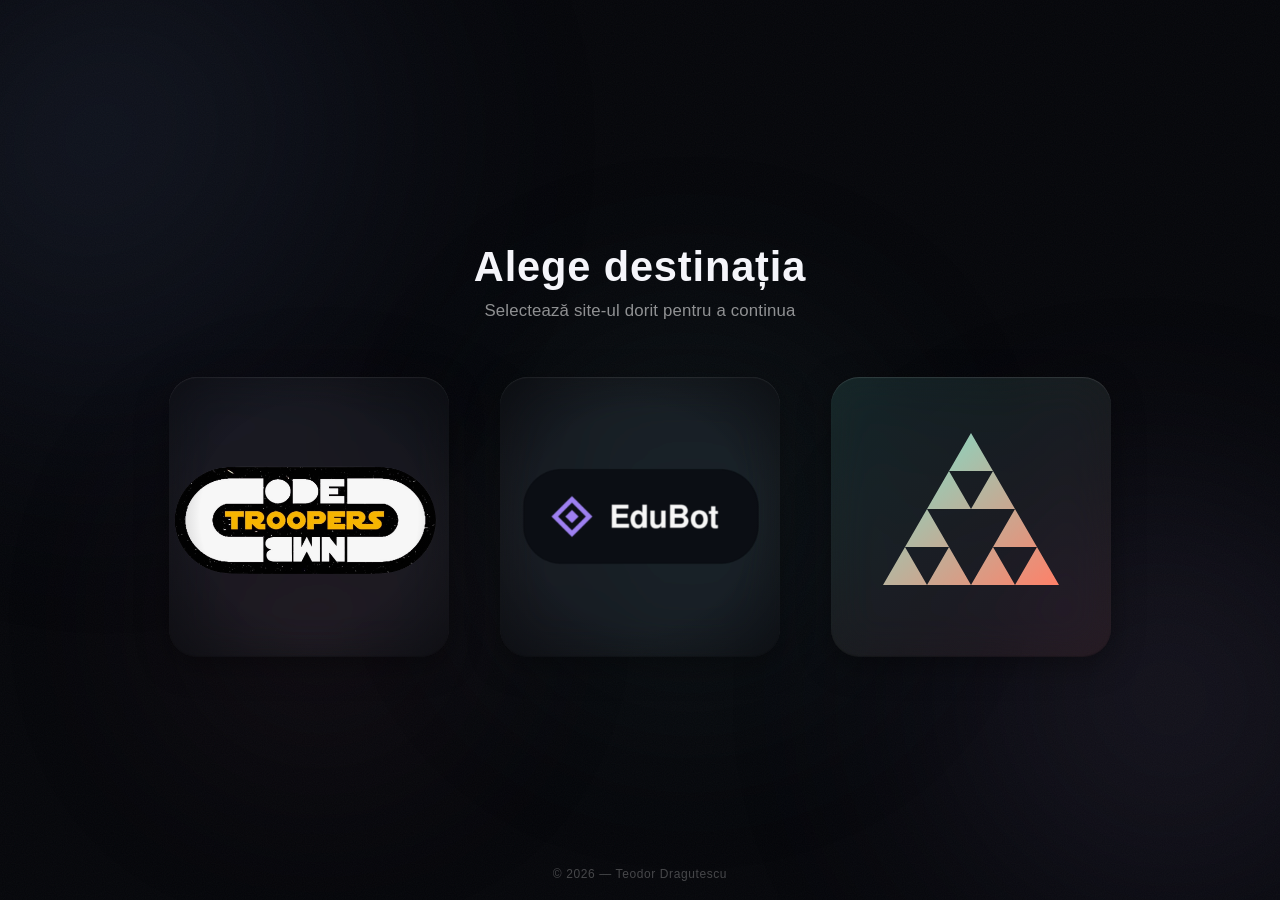
<file: index.html>
<!DOCTYPE html>
<html lang="ro">
<head>
<meta charset="UTF-8">
<meta name="viewport" content="width=device-width, initial-scale=1.0">
<title>Alege site-ul</title>
<style>
  :root {
    --glass-bg: rgba(255, 255, 255, 0.06);
    --glass-border: rgba(255, 255, 255, 0.18);
    --glass-highlight: rgba(255, 255, 255, 0.35);
  }

  * {
    margin: 0;
    padding: 0;
    box-sizing: border-box;
  }

  html, body {
    height: 100%;
    width: 100%;
    overflow: hidden;
  }

  body {
    font-family: -apple-system, BlinkMacSystemFont, 'Segoe UI', Roboto, sans-serif;
    background: #05060a;
    position: relative;
    display: flex;
    align-items: center;
    justify-content: center;
  }

  /* Animated liquid background */
  .bg {
    position: fixed;
    inset: 0;
    z-index: 0;
    overflow: hidden;
    background: #05060a;
  }

  .blob {
    position: absolute;
    border-radius: 50%;
    filter: blur(110px);
    opacity: 0.22;
    will-change: transform;
  }

  .blob.b1 {
    width: 50vw;
    height: 50vw;
    background: radial-gradient(circle at 30% 30%, #4a5b8c, transparent 70%);
    top: -10%;
    left: -10%;
    animation: float1 26s ease-in-out infinite;
  }

  .blob.b2 {
    width: 45vw;
    height: 45vw;
    background: radial-gradient(circle at 60% 40%, #6a5b8c, transparent 70%);
    bottom: -15%;
    right: -10%;
    animation: float2 32s ease-in-out infinite;
  }

  .blob.b3 {
    width: 38vw;
    height: 38vw;
    background: radial-gradient(circle at 50% 50%, #4a7a7a, transparent 70%);
    top: 30%;
    left: 35%;
    animation: float3 38s ease-in-out infinite;
  }

  .blob.b4 {
    width: 30vw;
    height: 30vw;
    background: radial-gradient(circle at 50% 50%, #7a4a5e, transparent 70%);
    bottom: 10%;
    left: 10%;
    animation: float4 30s ease-in-out infinite;
  }

  @keyframes float1 {
    0%, 100% { transform: translate(0, 0) scale(1); }
    33%      { transform: translate(15vw, 10vh) scale(1.15); }
    66%      { transform: translate(5vw, 20vh) scale(0.9); }
  }

  @keyframes float2 {
    0%, 100% { transform: translate(0, 0) scale(1); }
    33%      { transform: translate(-12vw, -8vh) scale(0.9); }
    66%      { transform: translate(-20vw, 5vh) scale(1.2); }
  }

  @keyframes float3 {
    0%, 100% { transform: translate(0, 0) scale(1); }
    50%      { transform: translate(-18vw, 12vh) scale(1.25); }
  }

  @keyframes float4 {
    0%, 100% { transform: translate(0, 0) scale(1); }
    50%      { transform: translate(10vw, -15vh) scale(1.1); }
  }

  .noise {
    position: absolute;
    inset: 0;
    background-image: url("data:image/svg+xml,%3Csvg xmlns='http://www.w3.org/2000/svg' width='100' height='100'%3E%3Cfilter id='n' x='0' y='0'%3E%3CfeTurbulence type='fractalNoise' baseFrequency='0.9' numOctaves='2' stitchTiles='stitch'/%3E%3C/filter%3E%3Crect width='100%25' height='100%25' filter='url(%23n)' opacity='0.04'/%3E%3C/svg%3E");
    pointer-events: none;
  }

  /* Main content */
  .stage {
    position: relative;
    z-index: 1;
    display: flex;
    flex-direction: column;
    align-items: center;
    gap: 3.5rem;
    padding: 2rem;
    width: 100%;
    height: 100%;
    justify-content: center;
  }

  .heading {
    text-align: center;
    color: #f5f5fa;
    animation: fadeDown 1s ease forwards;
    opacity: 0;
  }

  .heading h1 {
    font-size: clamp(1.6rem, 4vw, 2.6rem);
    font-weight: 600;
    letter-spacing: 0.02em;
    margin-bottom: 0.6rem;
  }

  .heading p {
    font-size: clamp(0.9rem, 2vw, 1.05rem);
    color: rgba(255, 255, 255, 0.55);
    letter-spacing: 0.01em;
  }

  @keyframes fadeDown {
    from { opacity: 0; transform: translateY(-24px); }
    to   { opacity: 1; transform: translateY(0); }
  }

  .choices {
    display: flex;
    gap: clamp(1.5rem, 4vw, 4rem);
    flex-wrap: wrap;
    justify-content: center;
    align-items: center;
  }

  .site-btn {
    appearance: none;
    border: none;
    background: var(--glass-bg);
    backdrop-filter: blur(22px) saturate(160%);
    -webkit-backdrop-filter: blur(22px) saturate(160%);
    border-radius: 28px;
    width: clamp(180px, 22vw, 280px);
    height: clamp(180px, 22vw, 280px);
    display: flex;
    align-items: center;
    justify-content: center;
    cursor: pointer;
    position: relative;
    overflow: hidden;
    opacity: 0;
    transform: translateY(30px);
    animation: fadeUp 0.9s ease forwards;
    transition: transform 0.45s cubic-bezier(.2,.8,.2,1), box-shadow 0.45s ease, background 0.45s ease;
    box-shadow:
      0 8px 32px rgba(0, 0, 0, 0.35),
      inset 0 1px 1px rgba(255, 255, 255, 0.12),
      inset 0 -1px 1px rgba(0, 0, 0, 0.2);
  }

  .site-btn:nth-child(1) { animation-delay: 0.25s; }
  .site-btn:nth-child(2) { animation-delay: 0.45s;}


  @keyframes fadeUp {
    from { opacity: 0; transform: translateY(30px); }
    to   { opacity: 1; transform: translateY(0); }
  }

  /* Liquid glass sheen */
  .site-btn::before {
    content: "";
    position: absolute;
    top: -50%;
    left: -50%;
    width: 200%;
    height: 200%;
    background: linear-gradient(
      120deg,
      transparent 30%,
      rgba(255, 255, 255, 0.18) 48%,
      rgba(255, 255, 255, 0.05) 52%,
      transparent 70%
    );
    transform: translateX(-100%) rotate(8deg);
    transition: transform 0.9s ease;
    pointer-events: none;
  }

  .site-btn:hover::before {
    transform: translateX(40%) rotate(8deg);
  }

  .site-btn:hover {
    transform: translateY(-8px) scale(1.04);
    background: rgba(255, 255, 255, 0.09);
    box-shadow:
      0 16px 48px rgba(0, 0, 0, 0.45),
      0 0 40px rgba(120, 160, 255, 0.18),
      inset 0 1px 1px rgba(255, 255, 255, 0.18),
      inset 0 -1px 1px rgba(0, 0, 0, 0.25);
  }

  .site-btn:active {
    transform: translateY(-2px) scale(0.98);
  }

  .site-btn:focus-visible {
    outline: 2px solid rgba(150, 190, 255, 0.8);
    outline-offset: 4px;
  }

  .site-btn img {
    width: 100%;
    height: 100%;
    object-fit: cover;
    border-radius: 28px;
    display: block;
    pointer-events: none;
    transition: filter 0.45s ease, transform 0.45s ease;
    filter: saturate(1.05) brightness(0.97);
  }

  .site-btn:hover img {
    filter: saturate(1.15) brightness(1.05);
    transform: scale(1.03);
  }

  /* subtle edge fade on images so they blend with glass */
  .site-btn .img-wrap {
    position: absolute;
    inset: 0;
    border-radius: 28px;
    overflow: hidden;
  }

  .img-wrap::after {
    content: "";
    position: absolute;
    inset: 0;
    background: radial-gradient(circle at center, transparent 55%, rgba(5, 6, 10, 0.55) 100%);
    pointer-events: none;
  }

  .site-label {
    position: absolute;
    bottom: 14px;
    left: 50%;
    transform: translateX(-50%);
    color: #fff;
    font-size: 0.85rem;
    font-weight: 500;
    letter-spacing: 0.08em;
    text-transform: uppercase;
    text-shadow: 0 2px 12px rgba(0,0,0,0.6);
    opacity: 0;
    transition: opacity 0.4s ease;
    pointer-events: none;
    white-space: nowrap;
  }

  .site-btn:hover .site-label {
    opacity: 0.9;
  }

  footer {
    position: absolute;
    bottom: 1.2rem;
    left: 0;
    right: 0;
    text-align: center;
    color: rgba(255, 255, 255, 0.25);
    font-size: 0.75rem;
    letter-spacing: 0.05em;
    z-index: 1;
  }

  /* ── MOBILE ─────────────────────────────────────────── */
  @media (max-width: 600px) {
    .stage {
      gap: 2rem;
      padding: 1.2rem 1rem;
      justify-content: center;
    }

    .heading {
      margin-top: 0;        /* nu mai împinge textul în sus */
    }

    .heading h1 {
      font-size: 1.35rem;
    }

    .heading p {
      font-size: 0.82rem;
    }

    .choices {
      flex-direction: row;  /* side-by-side pe telefon */
      gap: 1.1rem;
      flex-wrap: nowrap;
    }

    .site-btn {
      width: 38vw;
      height: 38vw;
      max-width: 160px;
      max-height: 160px;
      border-radius: 20px;
    }

    .site-btn .img-wrap,
    .site-btn img {
      border-radius: 20px;
    }

    /* Pe telefon afișăm label-ul mereu, nu doar la hover */
    .site-label {
      opacity: 0.85;
      font-size: 0.7rem;
      bottom: 10px;
    }

    footer {
      font-size: 0.68rem;
      bottom: 0.8rem;
    }
  }

  /* Telefoane foarte mici (< 360px) */
  @media (max-width: 360px) {
    .site-btn {
      width: 40vw;
      height: 40vw;
    }

    .heading h1 {
      font-size: 1.15rem;
    }
  }

  @media (prefers-reduced-motion: reduce) {
    .blob { animation: none; }
    .site-btn, .heading { animation: none; opacity: 1; transform: none; }
    .site-btn::before { transition: none; }
  }

  /* A treia destinație: proiectul cu fractali. */
  .site-btn:nth-child(3) { animation-delay: 0.65s; }
  a.site-btn { text-decoration: none; }
  .fractal-art { width: 100%; height: 100%; padding: 10%; }
  .fractal-btn { background: linear-gradient(145deg, rgba(117,228,207,.12), rgba(255,128,104,.08)); }
  .site-btn:focus-visible .site-label { opacity: .95; }
  @media (max-width: 600px) {
    html, body { height: auto; min-height: 100%; overflow-x: hidden; overflow-y: auto; }
    .stage { min-height: 100svh; height: auto; padding-bottom: 4rem; }
    .choices { flex-wrap: wrap; max-width: 380px; }
    .site-btn { flex-shrink: 0; }
    footer { position: fixed; pointer-events: none; }
  }
</style>
</head>
<body>

  <div class="bg">
    <div class="blob b1"></div>
    <div class="blob b2"></div>
    <div class="blob b3"></div>
    <div class="blob b4"></div>
    <div class="noise"></div>
  </div>

  <div class="stage">
    <div class="heading">
      <h1>Alege destinația</h1>
      <p>Selectează site-ul dorit pentru a continua</p>
    </div>

    <div class="choices">
      <button class="site-btn" onclick="window.location.href='codetroopers/index.html'">
        <div class="img-wrap">
          <img src="codetroopers/logo.png" alt="CodeTroopers">
        </div>
        <span class="site-label">CodeTroopers</span>
      </button>

      <button class="site-btn" onclick="window.location.href='edubot/index.html'">
        <div class="img-wrap">
          <img src="edubot/logo.png" alt="EduBot">
        </div>
        <span class="site-label">EduBot</span>
      </button>

      <a class="site-btn fractal-btn" href="fract.html" aria-label="Deschide proiectul Fractali">
        <svg class="fractal-art" viewBox="0 0 280 280" aria-hidden="true">
          <defs><linearGradient id="fractal-color" x1="0" y1="0" x2="1" y2="1"><stop stop-color="#75e4cf"/><stop offset="1" stop-color="#ff8068"/></linearGradient></defs>
          <path fill="url(#fractal-color)" fill-rule="evenodd" d="M140 35 30 225 250 225Z M85 130 195 130 140 225Z M112.5 82.5 167.5 82.5 140 130Z M57.5 177.5 112.5 177.5 85 225Z M167.5 177.5 222.5 177.5 195 225Z"/>
        </svg>
        <span class="site-label">Fractali</span>
      </a>
    </div>
  </div>

  <footer>© 2026 — Teodor Dragutescu</footer>

  <script>
    // Parallax doar pe desktop (touch devices nu au mousemove relevant)
    if (!('ontouchstart' in window)) {
      document.addEventListener('mousemove', (e) => {
        const x = (e.clientX / window.innerWidth - 0.5) * 2;
        const y = (e.clientY / window.innerHeight - 0.5) * 2;
        document.querySelectorAll('.blob').forEach((blob, i) => {
          const depth = (i + 1) * 6;
          blob.style.translate = `${x * depth}px ${y * depth}px`;
        });
      });
    }
  </script>

</body>
</html>
</file>
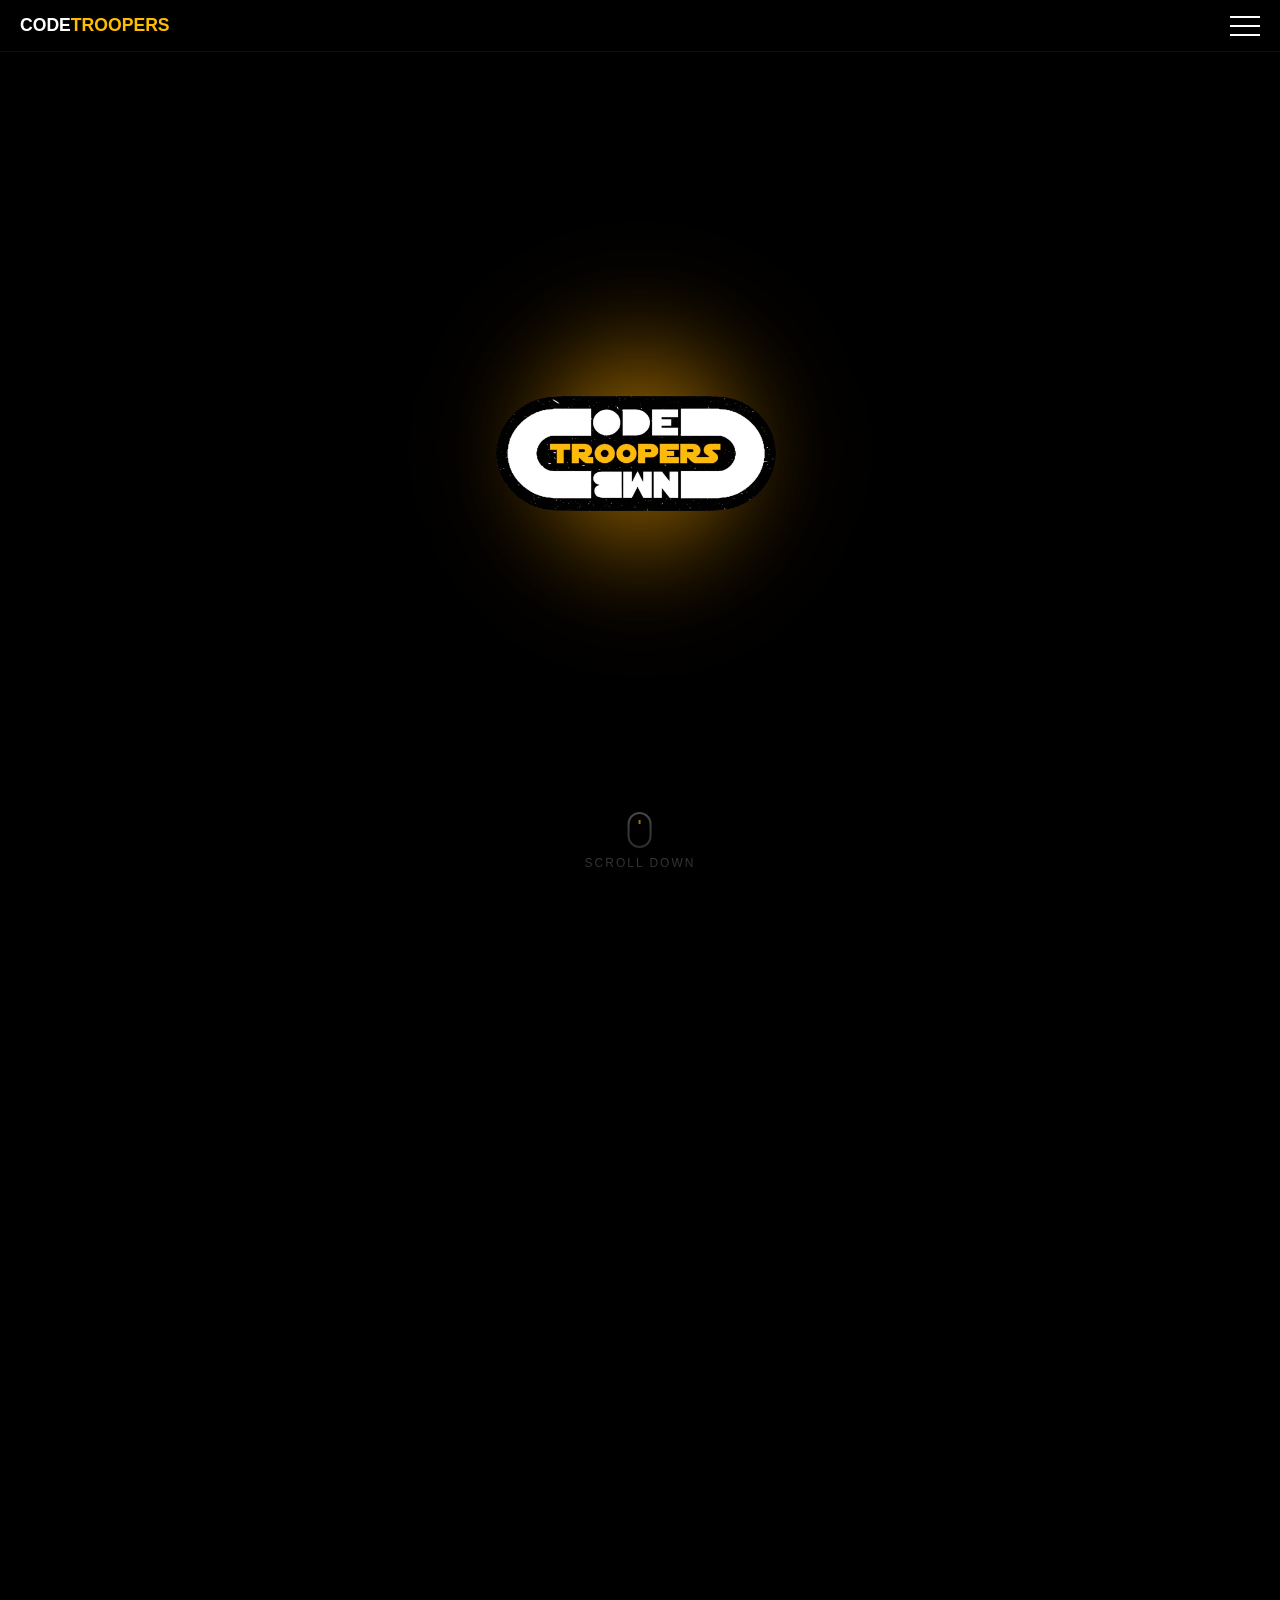
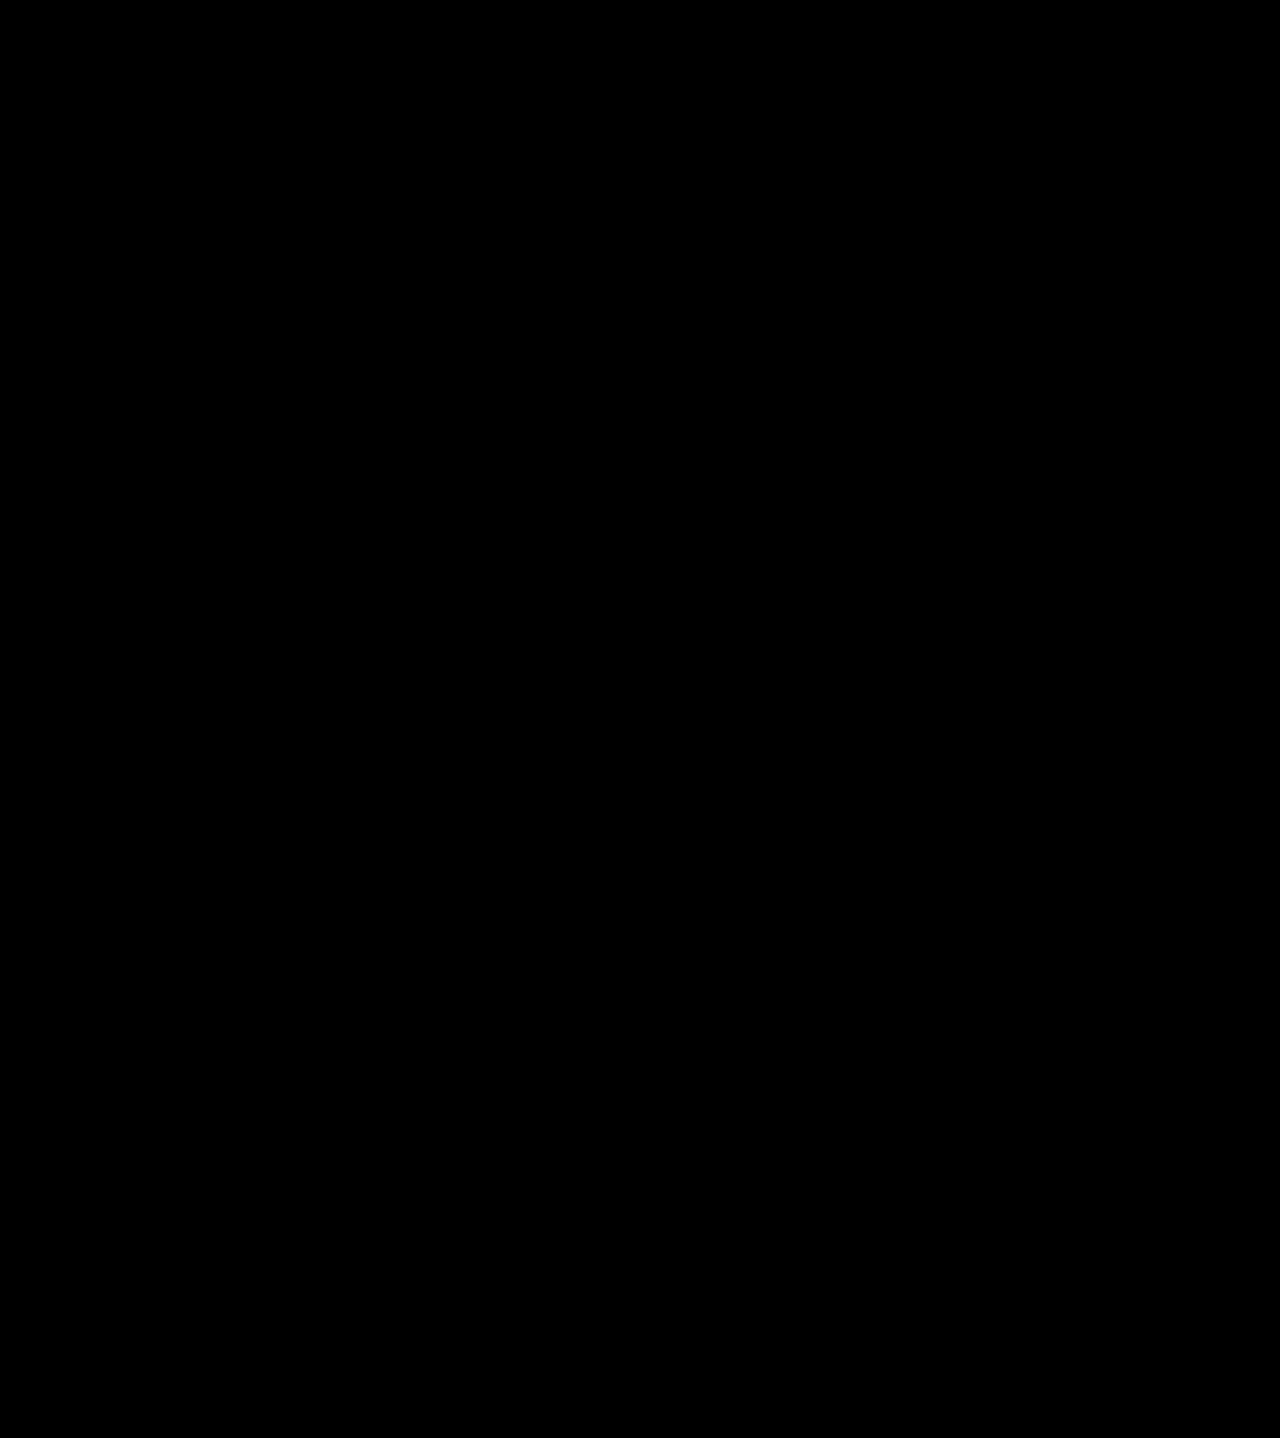
<file: codetroopers/index.html>
<!DOCTYPE html>
<html lang="ro">
<head>
    <meta charset="UTF-8">
    <meta name="viewport" content="width=device-width, initial-scale=1.0, maximum-scale=1.0, user-scalable=no">
    <title>CodeTroopers</title>
    
    <style>
        /* =========================================
           1. RESET & VARIABLES
           ========================================= */
        :root {
            --glass-bg: rgba(255, 255, 255, 0.03);
            --glass-border: rgba(255, 255, 255, 0.15);
            --glass-blur: 20px;
            --accent: #febc03;
            --text-main: #ffffff;
            --bg-dark: #000000;
        }

        * { margin: 0; padding: 0; box-sizing: border-box; -webkit-tap-highlight-color: transparent; }

        body, html {
            width: 100%; height: 100%;
            font-family: 'Inter', sans-serif;
            background-color: var(--bg-dark);
            color: var(--text-main);
            overflow-x: hidden;
            scroll-behavior: smooth;
        }

        /* Ambient Background */
        .ambient-hero {
            position: fixed; top: 0; left: 0; width: 100%; height: 100vh; z-index: -1;
            background: radial-gradient(circle at 50% 50%, #141414 0%, #000000 90%);
        }

        /* =========================================
           2. NAVIGATION (MOBILE PREMIUM)
           ========================================= */
        nav {
            position: fixed; top: 0; left: 0; width: 100%; z-index: 1000;
            padding: 15px 20px;
            display: flex; justify-content: space-between; align-items: center;
            background: rgba(0, 0, 0, 0.6);
            backdrop-filter: blur(10px);
            border-bottom: 1px solid rgba(255,255,255,0.05);
        }

        .logo-text { font-weight: 800; font-size: 1.1rem; z-index: 1002; }
        .logo-text span { color: var(--accent); }

        .burger {
            width: 30px; height: 20px; position: relative; cursor: pointer; z-index: 1002;
            display: flex; flex-direction: column; justify-content: space-between;
        }
        .burger span { display: block; width: 100%; height: 2px; background: #fff; transition: 0.3s; }
        .burger.active span:nth-child(1) { transform: rotate(45deg) translate(5px, 6px); }
        .burger.active span:nth-child(2) { opacity: 0; }
        .burger.active span:nth-child(3) { transform: rotate(-45deg) translate(5px, -6px); }

        .nav-menu {
            position: fixed; top: 0; left: 0; width: 100%; height: 100vh;
            background: rgba(0,0,0,0.95); backdrop-filter: blur(15px);
            display: flex; flex-direction: column; justify-content: center; align-items: center; gap: 40px;
            z-index: 1001; opacity: 0; pointer-events: none; transition: 0.4s;
        }
        .nav-menu.active { opacity: 1; pointer-events: all; }
        .nav-link { font-size: 2rem; font-weight: 700; color: #ccc; text-decoration: none; text-transform: uppercase; }
        .nav-link:hover { color: var(--accent); }

        /* =========================================
           3. HERO SECTION
           ========================================= */
        #hero {
            height: 100dvh; width: 100%;
            display: flex; flex-direction: column; justify-content: center; align-items: center;
            position: relative; z-index: 1; 
        }

        .hero-logo-wrapper {
            position: relative; width: 280px; height: 280px;
            display: flex; justify-content: center; align-items: center; transform: scale(0.9);
        }

        .glow-base {
            position: absolute; width: 220px; height: 220px;
            background: radial-gradient(circle, rgba(254, 188, 3, 0.6) 0%, transparent 70%);
            border-radius: 50%; filter: blur(35px); animation: permanentGlow 4s infinite alternate;
        }
        .glow-irregular {
            position: absolute; width: 280px; height: 280px;
            background: radial-gradient(circle, rgba(255, 140, 0, 0.3) 0%, transparent 70%);
            border-radius: 40% 60% 70% 30%; filter: blur(45px); animation: rotateIrregular 10s infinite linear;
        }
        .main-image { position: relative; z-index: 2; width: 250px; height: 250px; object-fit: contain; animation: floating 4s infinite ease-in-out; }

        .scroll-cta { 
            position: absolute;
            bottom: 30px; 
            left: 50%;
            transform: translateX(-50%);
            display: flex; 
            flex-direction: column; 
            align-items: center; 
            gap: 8px; 
            cursor: pointer; 
            z-index: 10; 
        }
        
        .mouse-icon { width: 24px; height: 36px; border: 2px solid rgba(255,255,255,0.4); border-radius: 12px; position: relative; }
        .wheel { position: absolute; top: 6px; left: 50%; transform: translateX(-50%); width: 2px; height: 4px; background: var(--accent); animation: scrollWheel 1.5s infinite; }
        .scroll-text { font-size: 0.75rem; letter-spacing: 2px; text-transform: uppercase; color: rgba(255,255,255,0.6); }

        /* =========================================
           4. CONTENT WRAPPER & SEASONS STYLE
           ========================================= */
        .content-gradient-wrapper {
            position: relative; z-index: 2;
            background: linear-gradient(to bottom, #000000 0%, #1a0b00 25%, #050505 100%);
            padding-bottom: 0;
            border-top: none; 
            box-shadow: 0 -60px 100px rgba(0,0,0,1); 
        }

        section { padding: 80px 0; }
        .container { width: 90%; max-width: 1100px; margin: 0 auto; }
        h2 { font-size: 2rem; margin-bottom: 40px; text-transform: uppercase; text-align: left; padding-left: 10px; border-left: 4px solid var(--accent); }

        /* GRID SEZOANE */
        .tiles-grid {
            display: grid;
            grid-template-columns: 1fr;
            gap: 25px;
        }

        .img-tile, .photo-frame {
            position: relative; display: block; width: 100%; height: 280px;
            border-radius: 20px; overflow: hidden; text-decoration: none;
            border: 1px solid var(--glass-border); transition: transform 0.2s ease, box-shadow 0.2s ease, border-color 0.2s ease;
            background: rgba(255,255,255,0.03);
        }
        
        .img-tile:active, .photo-frame:active { transform: scale(0.97); box-shadow: 0 0 15px var(--accent); border-color: var(--accent); z-index: 10; }

        .tile-bg, .team-img-large {
            position: absolute; top: 0; left: 0; width: 100%; height: 100%;
            object-fit: cover; transition: transform 0.5s ease; z-index: 0; 
        }
        .tile-bg { filter: brightness(0.6); }

        .img-tile:active .tile-bg, .photo-frame:active .team-img-large { transform: scale(1.05); }

        .tile-overlay {
            position: absolute; bottom: 0; left: 0; width: 100%; padding: 25px;
            background: linear-gradient(to top, rgba(0,0,0,0.95) 10%, rgba(0,0,0,0) 100%);
            z-index: 1; display: flex; flex-direction: column; gap: 5px;
        }
        .tile-year { font-size: 2.5rem; font-weight: 800; color: #fff; line-height: 1; text-shadow: 0 2px 10px rgba(0,0,0,0.5); }
        .tile-label { font-size: 1rem; color: var(--accent); text-transform: uppercase; letter-spacing: 1px; font-weight: 700; display: flex; align-items: center; justify-content: space-between; }
        .tile-arrow { width: 30px; height: 30px; border-radius: 50%; background: rgba(255,255,255,0.1); display: flex; align-items: center; justify-content: center; backdrop-filter: blur(5px); }

        /* =========================================
           5. TEAM GALLERY
           ========================================= */
        .team-gallery {
            display: grid;
            grid-template-columns: 1fr;
            gap: 20px;
        }

        /* =========================================
           6. CONTACT STYLES
           ========================================= */
        .glass-card { 
            background: var(--glass-bg); 
            backdrop-filter: blur(15px); 
            border: 1px solid var(--glass-border); 
            border-radius: 16px; 
            padding: 25px; 
        }
        
        .contact-header {
            display: flex;
            justify-content: space-between;
            align-items: center;
            margin-bottom: 20px;
        }

        .contact-text h3 {
            margin: 0; font-size: 1.1rem; color: #fff; margin-bottom: 5px;
        }

        .contact-text p {
            margin: 0; color: #aaa; font-size: 0.9rem;
        }

        .contact-logo {
            width: 60px; height: auto; margin-left: 15px; object-fit: contain;
        }

        .map-frame { 
            width: 100%; height: 300px; border-radius: 16px; overflow: hidden; 
        }
        
        iframe { width: 100%; height: 100%; border: 0; }

        /* =========================================
           7. FOOTER STYLES
           ========================================= */
        footer {
            text-align: center;
            padding: 50px 20px;
            color: rgba(255, 255, 255, 0.4);
            font-size: 0.85rem;
            border-top: none;
            background: transparent;
        }

        .footer-content {
            display: flex;
            flex-direction: column;
            align-items: center;
            gap: 15px;
        }

        .social-icons {
            display: flex;
            gap: 20px;
            margin-bottom: 5px;
        }

        .social-link {
            opacity: 0.7;
            transition: all 0.3s ease;
            display: flex;
            align-items: center;
            justify-content: center;
        }

        .social-link:hover {
            opacity: 1;
            transform: translateY(-3px);
        }

        /* STIL NOU PENTRU IMAGINILE PNG DIN FOOTER */
        .social-link img {
            width: 32px;
            height: 32px;
            object-fit: contain;
        }

        .made-by {
            margin-top: 5px;
            font-weight: 500;
            letter-spacing: 0.5px;
        }

        /* ANIMATII */
        @keyframes permanentGlow { 0% { transform: scale(1); opacity: 0.5; } 100% { transform: scale(1.2); opacity: 0.8; } }
        @keyframes rotateIrregular { 0% { transform: rotate(0deg); } 100% { transform: rotate(360deg); } }
        @keyframes floating { 0%, 100% { transform: translateY(0px); } 50% { transform: translateY(-10px); } }
        @keyframes scrollWheel { 0% { top: 6px; opacity: 1; } 100% { top: 20px; opacity: 0; } }
        
        /* DESKTOP / TABLET TWEAKS */
        @media (min-width: 768px) {
            .tiles-grid { grid-template-columns: 1fr 1fr; }
            .team-gallery { grid-template-columns: 1fr 1fr; gap: 30px; } 
            .team-gallery .photo-frame:nth-child(3) { grid-column: 1 / span 2; width: calc(50% - 15px); margin: 0 auto; }
            .hero-logo-wrapper { transform: scale(1.2); }
        }
    </style>
</head>
<body>

    <div class="ambient-hero"></div>

    <nav>
        <div class="logo-text">CODE<span>TROOPERS</span></div>
        <div class="burger" id="burgerBtn">
            <span></span><span></span><span></span>
        </div>
        <div class="nav-menu" id="navMenu">
            <a href="CodeTroopers-Innovation.html" class="nav-link">Innovation 2026</a>
            <a href="CodeTroopers-Game.html" class="nav-link">$GAME$</a>
            <a href="#timeline" class="nav-link">Sezoane</a>
            <a href="#team" class="nav-link">Echipa</a>
        </div>
    </nav>

    <section id="hero">
        <div class="hero-logo-wrapper">
            <div class="glow-base"></div>
            <div class="glow-irregular"></div>
            <img src="logo.png" alt="Logo" class="main-image">
        </div>
        
        <div class="scroll-cta" onclick="document.getElementById('timeline').scrollIntoView()">
            <div class="mouse-icon"><div class="wheel"></div></div>
            <span class="scroll-text">Scroll Down</span>
        </div>
    </section>

    <div class="content-gradient-wrapper">
        
        <section id="timeline">
            <div class="container">
                <h2>Sezoane</h2>
                <div class="tiles-grid">
                    <a href="CodeTroopers-Innovation.html" class="img-tile">
                        <img src="grup_unearthed.jpeg" alt="Season 2026" class="tile-bg">
                        <div class="tile-overlay">
                            <span class="tile-year">2026</span>
                            <div class="tile-label">UNEARTHED<div class="tile-arrow">➔</div></div>
                        </div>
                    </a>
                    <a href="#detalii-2025" class="img-tile">
                        <img src="submerged.jpg" alt="Season 2025" class="tile-bg">
                        <div class="tile-overlay">
                            <span class="tile-year">2025</span>
                            <div class="tile-label">SUBMERGED<div class="tile-arrow">➔</div></div>
                        </div>
                    </a>
                </div>
            </div>
        </section>

        <section id="team">
            <div class="container">
                <h2>Echipa</h2>
                <div class="team-gallery">
                    <div class="photo-frame">
                        <img src="grup.jpeg" alt="Echipa Foto 1" class="team-img-large">
                    </div>
                    <div class="photo-frame">
                        <img src="grup1.jpeg" alt="Echipa Foto 2" class="team-img-large">
                    </div>
                    <div class="photo-frame">
                        <img src="grup2.jpeg" alt="Echipa Foto 3" class="team-img-large">
                    </div>
                </div>
            </div>
        </section>

        <section id="contact">
            <div class="container">
                <div class="glass-card">
                    <div class="contact-header">
                        <div class="contact-text">
                            <h3>Colegiul Național "Mircea cel Bătrân"</h3>
                            <p>Râmnicu Vâlcea</p>
                        </div>
                        <img src="cnmb.png" alt="Logo CNMB" class="contact-logo">
                    </div>
                    <div class="map-frame">
                        <iframe src="https://www.google.com/maps/embed?pb=!1m18!1m12!1m3!1d3461.192610176114!2d24.359041576856654!3d45.10838877107042!2m3!1f0!2f0!3f0!3m2!1i1024!2i768!4f13.1!3m3!1m2!1s0x474d38b228531637%3A0x1b60d9793f229fa4!2sColegiul%20Na%C8%9Bional%20Mircea%20cel%20B%C4%83tr%C3%A2n!5e1!3m2!1sro!2sro!4v1772822068862!5m2!1sro!2sro" allowfullscreen="" loading="lazy"></iframe>
                    </div>
                </div>
            </div>
        </section>

        <footer>
            <div class="container footer-content">
                <div class="social-icons">
                    <a href="https://www.instagram.com/code_troopers?utm_source=ig_web_button_share_sheet&igsh=ZDNlZDc0MzIxNw==" class="social-link" aria-label="Instagram" target="_blank">
                        <img src="insta.png" alt="Instagram">
                    </a>
                    
                    <a href="https://www.facebook.com/profile.php?id=100089243357638&locale=ro_RO" class="social-link" aria-label="Facebook" target="_blank">
                        <img src="facebook.png" alt="Facebook">
                    </a>
                </div>
                
                <p style="margin:0;">© 2026 CodeTroopers. All rights reserved.</p>
                <p class="made-by">Made by <span style="color:var(--accent)">TD</span></p>
            </div>
        </footer>
    </div>

    <script>
        const burger = document.getElementById('burgerBtn');
        const navMenu = document.getElementById('navMenu');
        const links = document.querySelectorAll('.nav-link');

        burger.addEventListener('click', () => {
            burger.classList.toggle('active');
            navMenu.classList.toggle('active');
            document.body.style.overflow = navMenu.classList.contains('active') ? 'hidden' : 'auto';
        });

        links.forEach(l => l.addEventListener('click', () => {
            burger.classList.remove('active');
            navMenu.classList.remove('active');
            document.body.style.overflow = 'auto';
        }));
    </script>
</body>
</html>
</file>
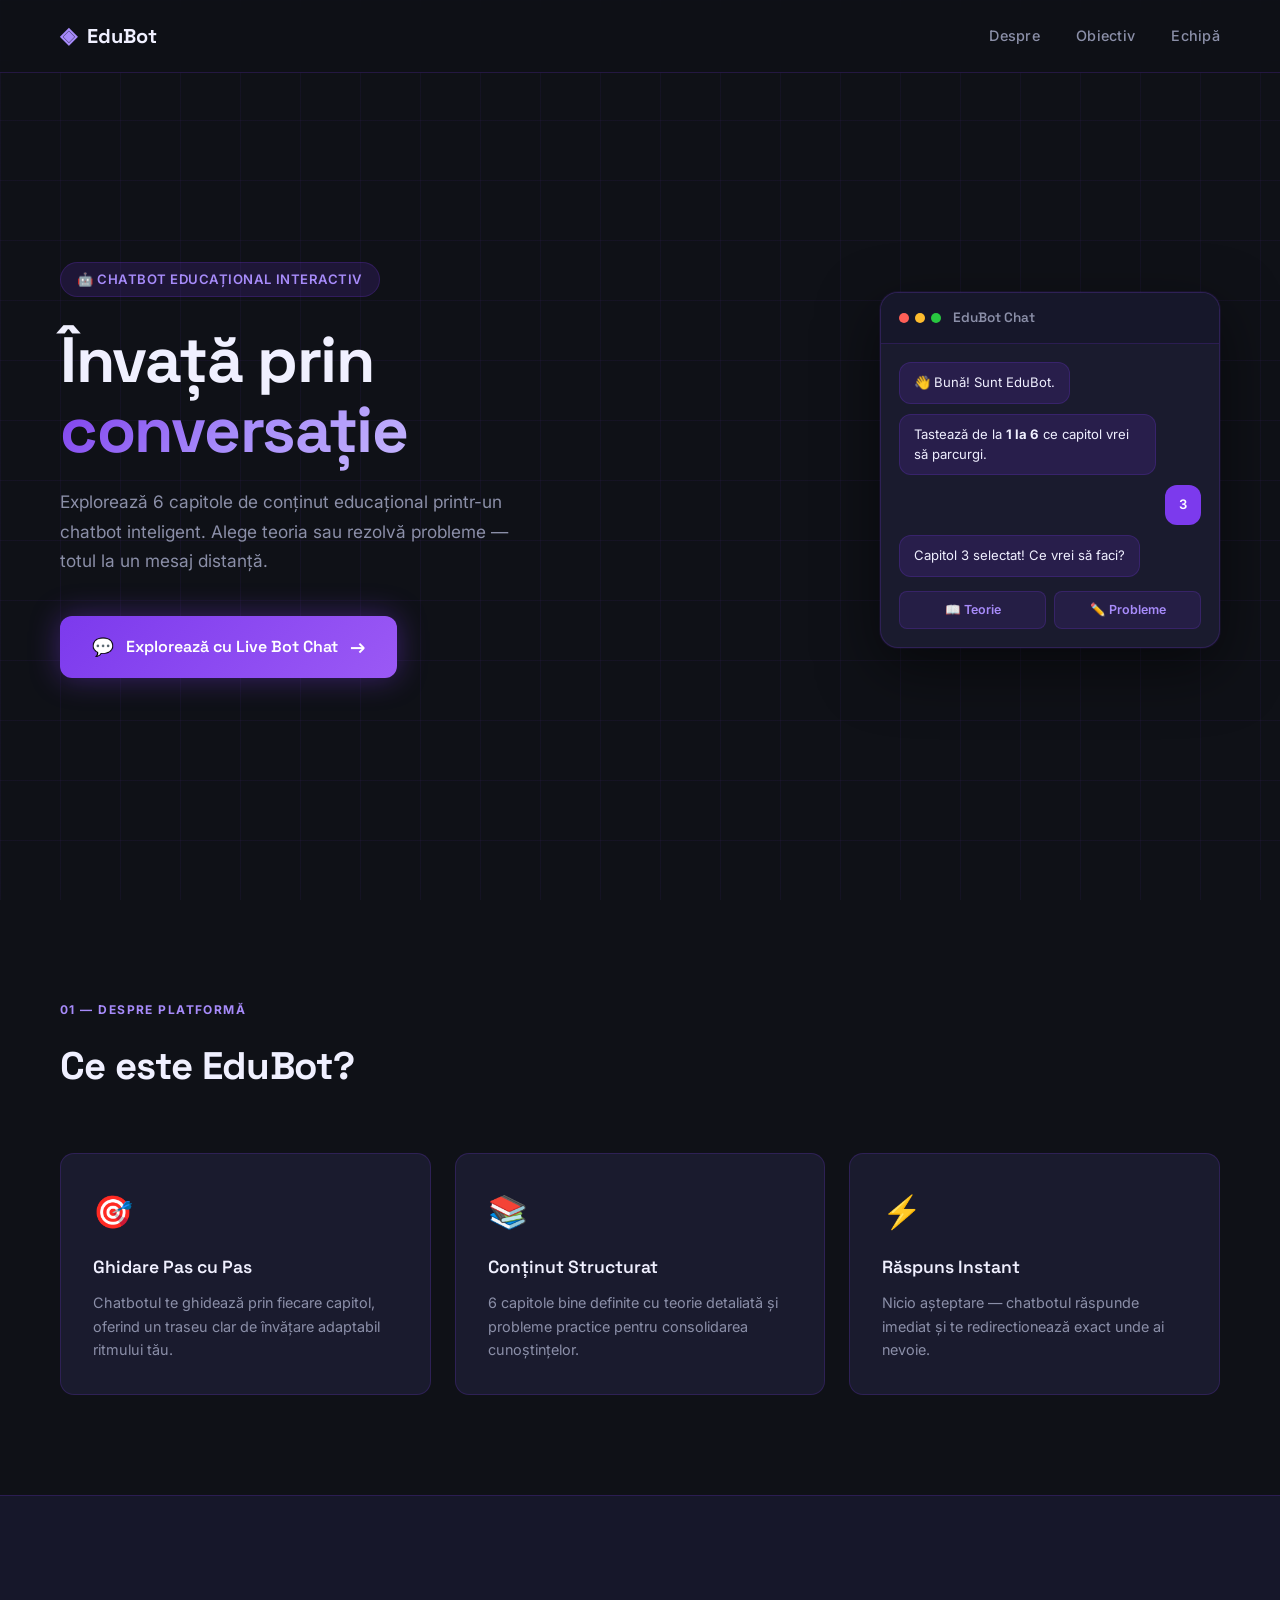
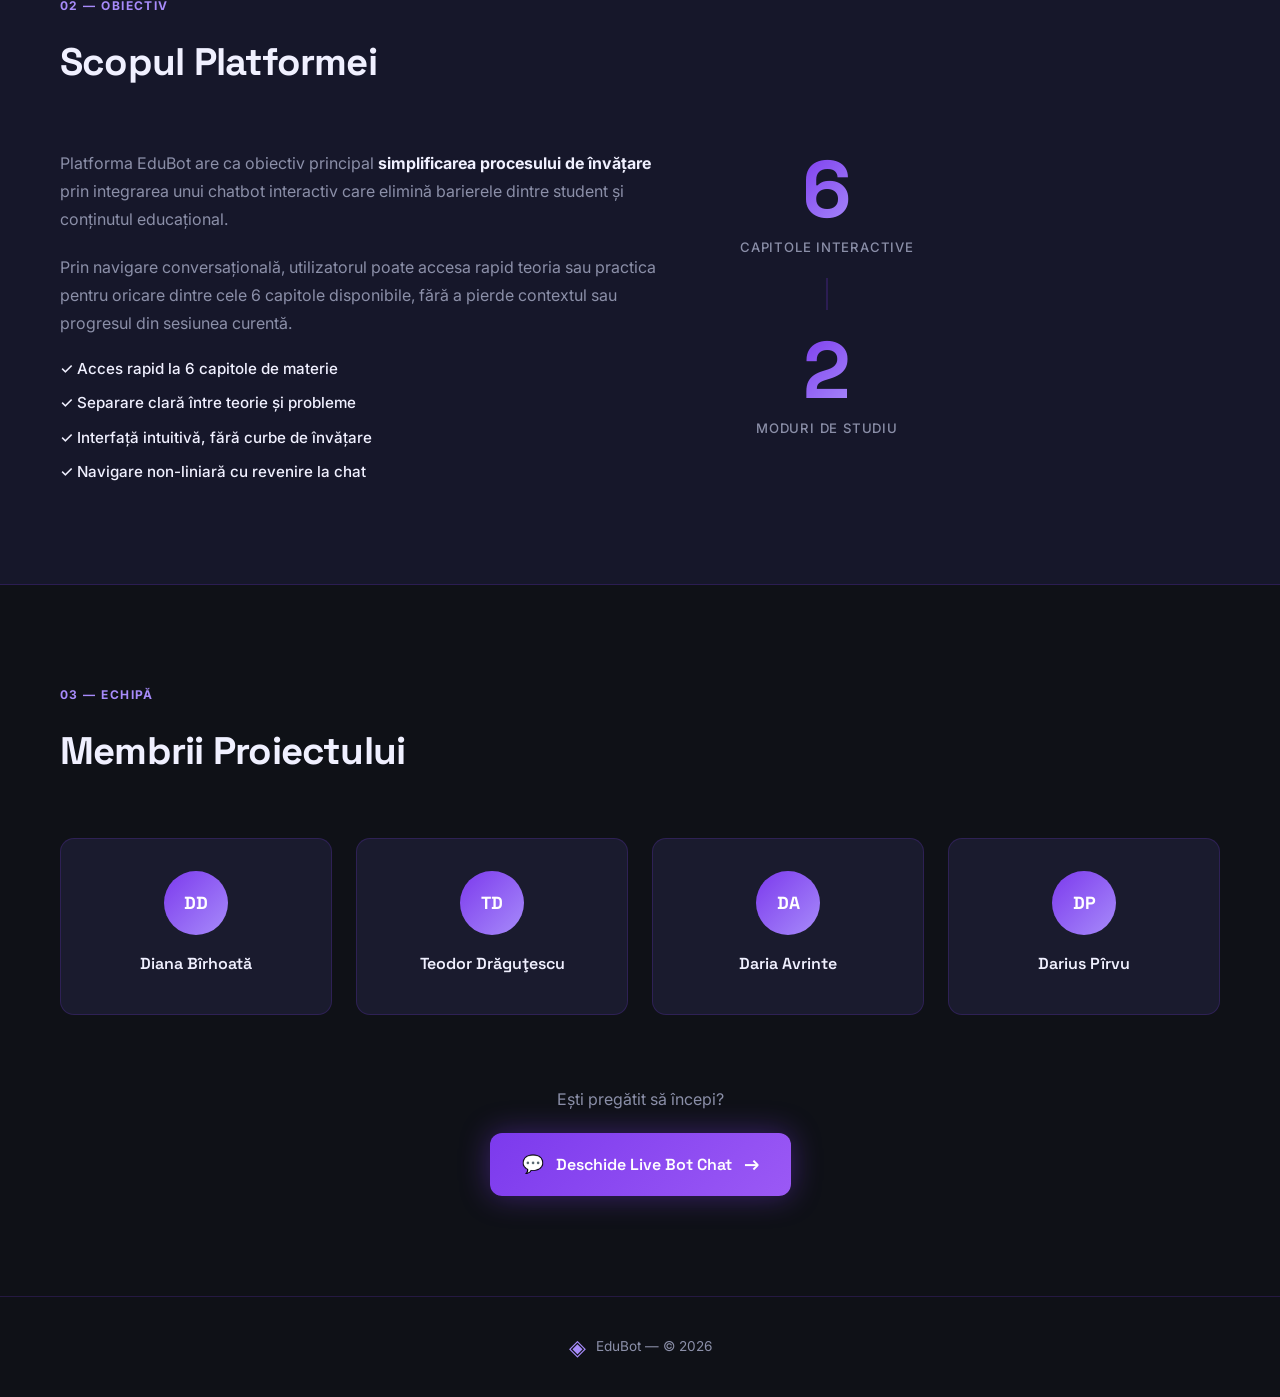
<file: edubot/index.html>
<!DOCTYPE html>
<html lang="ro">
<head>
  <meta charset="UTF-8" />
  <meta name="viewport" content="width=device-width, initial-scale=1.0" />
  <title>EduBot — Platforma Interactivă</title>
  <link rel="preconnect" href="https://fonts.googleapis.com" />
  <link rel="preconnect" href="https://fonts.gstatic.com" crossorigin />
  <link href="https://fonts.googleapis.com/css2?family=Space+Grotesk:wght@300;400;500;600;700&family=Inter:wght@300;400;500;600&display=swap" rel="stylesheet" />
  <link rel="stylesheet" href="style.css" />
</head>
<body>

  <!-- NAV -->
  <nav class="nav">
    <div class="nav-logo">
      <span class="logo-icon">◈</span>
      <span class="logo-text">EduBot</span>
    </div>
    <div class="nav-links" id="navLinks">
      <a href="#despre" onclick="closeMenu()">Despre</a>
      <a href="#obiectiv" onclick="closeMenu()">Obiectiv</a>
      <a href="#echipa" onclick="closeMenu()">Echipă</a>
    </div>
    <button class="nav-hamburger" id="navHamburger" onclick="toggleMenu()" aria-label="Meniu">
      <span></span><span></span><span></span>
    </button>
  </nav>

  <script>
    function toggleMenu() {
      const links = document.getElementById('navLinks');
      const btn = document.getElementById('navHamburger');
      links.classList.toggle('open');
      btn.classList.toggle('active');
    }
    function closeMenu() {
      document.getElementById('navLinks').classList.remove('open');
      document.getElementById('navHamburger').classList.remove('active');
    }
  </script>

  <!-- HERO -->
  <section class="hero">
    <div class="hero-bg-grid"></div>
    <div class="hero-content">
      <div class="hero-badge">🤖 Chatbot Educațional Interactiv</div>
      <h1 class="hero-title">
        Învață prin<br />
        <span class="gradient-text">conversație</span>
      </h1>
      <p class="hero-subtitle">
        Explorează 6 capitole de conținut educațional printr-un chatbot inteligent.
        Alege teoria sau rezolvă probleme — totul la un mesaj distanță.
      </p>
      <a href="chat.html" class="btn-explore">
        <span class="btn-icon">💬</span>
        Explorează cu Live Bot Chat
        <span class="btn-arrow">→</span>
      </a>
    </div>
    <div class="hero-visual">
      <div class="chat-preview">
        <div class="preview-header">
          <div class="preview-dots">
            <span></span><span></span><span></span>
          </div>
          <span class="preview-title">EduBot Chat</span>
        </div>
        <div class="preview-body">
          <div class="preview-msg bot">👋 Bună! Sunt EduBot.</div>
          <div class="preview-msg bot">Tastează de la <b>1 la 6</b> ce capitol vrei să parcurgi.</div>
          <div class="preview-msg user">3</div>
          <div class="preview-msg bot">Capitol 3 selectat! Ce vrei să faci?</div>
          <div class="preview-choices">
            <div class="preview-choice">📖 Teorie</div>
            <div class="preview-choice">✏️ Probleme</div>
          </div>
        </div>
      </div>
    </div>
  </section>

  <!-- DESPRE -->
  <section class="section" id="despre">
    <div class="section-label">01 — Despre Platformă</div>
    <h2 class="section-title">Ce este EduBot?</h2>
    <div class="cards-grid">
      <div class="card">
        <div class="card-icon">🎯</div>
        <h3>Ghidare Pas cu Pas</h3>
        <p>Chatbotul te ghidează prin fiecare capitol, oferind un traseu clar de învățare adaptabil ritmului tău.</p>
      </div>
      <div class="card">
        <div class="card-icon">📚</div>
        <h3>Conținut Structurat</h3>
        <p>6 capitole bine definite cu teorie detaliată și probleme practice pentru consolidarea cunoștințelor.</p>
      </div>
      <div class="card">
        <div class="card-icon">⚡</div>
        <h3>Răspuns Instant</h3>
        <p>Nicio așteptare — chatbotul răspunde imediat și te redirectionează exact unde ai nevoie.</p>
      </div>
    </div>
  </section>

  <!-- OBIECTIV -->
  <section class="section section-dark" id="obiectiv">
    <div class="section-label">02 — Obiectiv</div>
    <h2 class="section-title">Scopul Platformei</h2>
    <div class="obiectiv-content">
      <div class="obiectiv-text">
        <p>
          Platforma EduBot are ca obiectiv principal <strong>simplificarea procesului de învățare</strong> prin
          integrarea unui chatbot interactiv care elimină barierele dintre student și conținutul educațional.
        </p>
        <p>
          Prin navigare conversațională, utilizatorul poate accesa rapid teoria sau practica pentru oricare dintre
          cele 6 capitole disponibile, fără a pierde contextul sau progresul din sesiunea curentă.
        </p>
        <ul class="obiectiv-list">
          <li>✓ Acces rapid la 6 capitole de materie</li>
          <li>✓ Separare clară între teorie și probleme</li>
          <li>✓ Interfață intuitivă, fără curbe de învățare</li>
          <li>✓ Navigare non-liniară cu revenire la chat</li>
        </ul>
      </div>
      <div class="obiectiv-stat">
        <div class="stat-number">6</div>
        <div class="stat-label">Capitole Interactive</div>
        <div class="stat-divider"></div>
        <div class="stat-number">2</div>
        <div class="stat-label">Moduri de Studiu</div>
      </div>
    </div>
  </section>

  <!-- ECHIPA -->
  <section class="section" id="echipa">
    <div class="section-label">03 — Echipă</div>
    <h2 class="section-title">Membrii Proiectului</h2>
    <div class="members-grid">
      <div class="member-card">
        <div class="member-avatar">DD</div>
        <div class="member-name">Diana Bîrhoată</div>
      </div>
      <div class="member-card">
        <div class="member-avatar">TD</div>
        <div class="member-name">Teodor Drăguţescu</div>
      </div>
      <div class="member-card">
        <div class="member-avatar">DA</div>
        <div class="member-name">Daria Avrinte</div>
      </div>
      <div class="member-card">
        <div class="member-avatar">DP</div>
        <div class="member-name">Darius Pîrvu</div>
      </div>
    </div>

    <div class="cta-bottom">
      <p>Ești pregătit să începi?</p>
      <a href="chat.html" class="btn-explore">
        <span class="btn-icon">💬</span>
        Deschide Live Bot Chat
        <span class="btn-arrow">→</span>
      </a>
    </div>
  </section>

  <!-- FOOTER -->
  <footer class="footer">
    <span class="logo-icon">◈</span>
    <span>EduBot — © 2026</span>
  </footer>

</body>
</html>
</file>
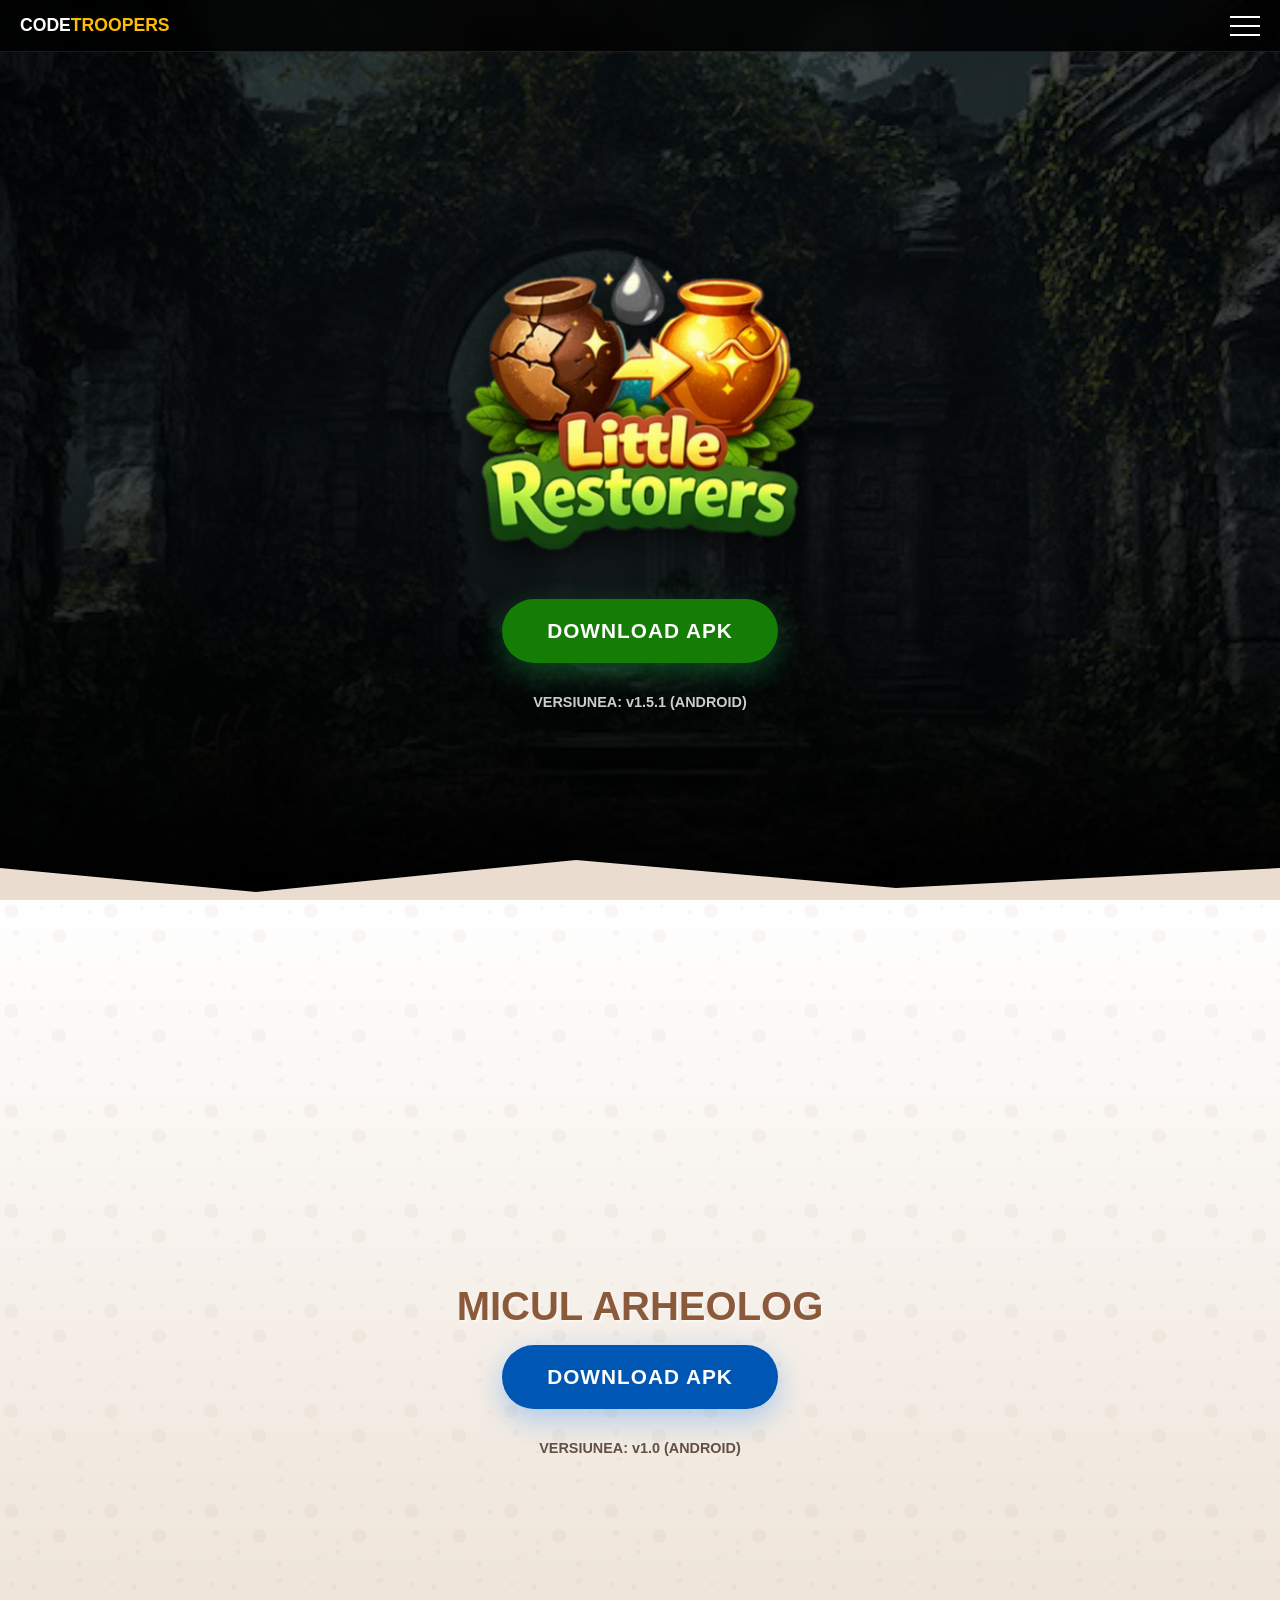
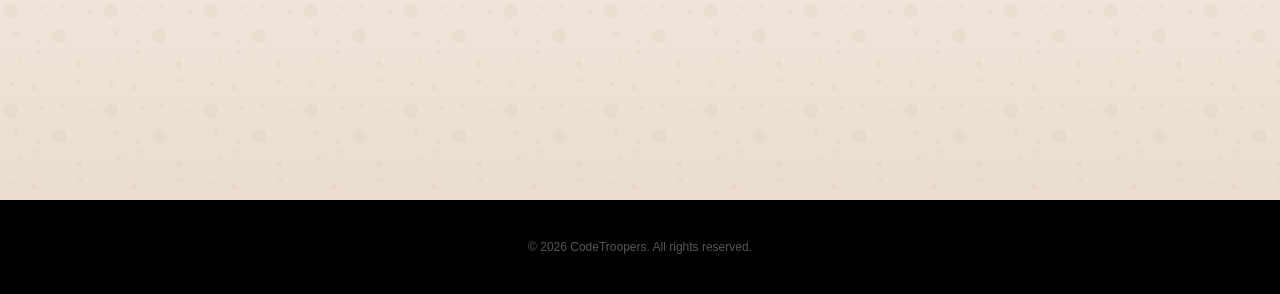
<file: codetroopers/CodeTroopers-Game.html>
<!DOCTYPE html>
<html lang="ro">
<head>
    <meta charset="UTF-8">
    <meta name="viewport" content="width=device-width, initial-scale=1.0">
    <title>Little Restorers</title>
    
    <style>
        /* =========================================
           1. RESET & CORE VARIABLES
           ========================================= */
        :root {
            /* Culori Generale */
            --bg-dark: #000000;
            --accent: #febc03; 
            
            /* Culori Butoane */
            --btn-green: #157d05;
            --btn-blue: #0056b3;
            
            /* Culori Desert (pentru Sectiunea 2) */
            --sand-light: #eaddcf;
            --sand-dark: #8b5a3b;
            --text-desert: #3e2b1d;
            
            --text-main: #ffffff;
            --glass-bg: rgba(255, 255, 255, 0.03);
            --glass-border: rgba(255, 255, 255, 0.15);
            --glass-blur: 20px;
        }

        * { margin: 0; padding: 0; box-sizing: border-box; font-family: 'Segoe UI', Roboto, Helvetica, Arial, sans-serif; }

        body, html { width: 100%; height: 100%; background-color: var(--bg-dark); color: var(--text-main); scroll-behavior: smooth; }

        /* =========================================
           2. NAVIGATION
           ========================================= */
        nav {
            position: fixed; top: 0; left: 0; width: 100%; z-index: 1000;
            padding: 15px 20px;
            display: flex; justify-content: space-between; align-items: center;
            background: rgba(0, 0, 0, 0.85);
            backdrop-filter: blur(10px);
            border-bottom: 1px solid rgba(255,255,255,0.1);
        }

        .logo-text { font-weight: 800; font-size: 1.1rem; z-index: 1002; color: #fff; }
        .logo-text span { color: var(--accent); }

        .burger {
            width: 30px; height: 20px; position: relative; cursor: pointer; z-index: 1002;
            display: flex; flex-direction: column; justify-content: space-between;
        }
        .burger span { display: block; width: 100%; height: 2px; background: #fff; transition: 0.3s; }
        .burger.active span:nth-child(1) { transform: rotate(45deg) translate(5px, 6px); }
        .burger.active span:nth-child(2) { opacity: 0; }
        .burger.active span:nth-child(3) { transform: rotate(-45deg) translate(5px, -6px); }

        .nav-menu {
            position: fixed; top: 0; left: 0; width: 100%; height: 100vh;
            background: rgba(0,0,0,0.95); backdrop-filter: blur(15px);
            display: flex; flex-direction: column; justify-content: center; align-items: center; gap: 40px;
            z-index: 1001; opacity: 0; pointer-events: none; transition: 0.4s;
        }
        .nav-menu.active { opacity: 1; pointer-events: all; }
        .nav-link { font-size: 2rem; font-weight: 700; color: #ccc; text-decoration: none; text-transform: uppercase; }
        .nav-link:hover { color: var(--accent); }

        /* =========================================
           3. SECTIUNI JOCURI
           ========================================= */
        .game-section {
            min-height: 100vh; width: 100%;
            display: flex; flex-direction: column; justify-content: center; align-items: center;
            text-align: center; position: relative;
            padding: 40px 20px;
            padding-top: 80px;
        }

        /* --- SECTIUNEA 1: DARK (Little Restorers) --- */
        #little-restorers {
            border-bottom: 1px solid rgba(255,255,255,0.1);
            background: 
                linear-gradient(to bottom, transparent 50%, #000 100%), 
                linear-gradient(rgba(0, 0, 0, 0.7), rgba(0, 0, 0, 0.7)), 
                url('bg.jpeg') no-repeat center center/cover;
            color: #fff;
        }

        /* --- SECTIUNEA 2: DESERT LIGHT (Micul Arheolog) --- */
        #micul-arheolog {
            background-color: var(--sand-light);
            background-image: 
                url("data:image/svg+xml,%3Csvg xmlns='http://www.w3.org/2000/svg' width='100' height='100' viewBox='0 0 100 100'%3E%3Cpath d='M11 18c3.866 0 7-3.134 7-7s-3.134-7-7-7-7 3.134-7 7 3.134 7 7 7zm48 25c3.866 0 7-3.134 7-7s-3.134-7-7-7-7 3.134-7 7 3.134 7 7 7zm-43-7c1.657 0 3-1.343 3-3s-1.343-3-3-3-3 1.343-3 3 1.343 3 3 3zm63 31c1.657 0 3-1.343 3-3s-1.343-3-3-3-3 1.343-3 3 1.343 3 3 3zM34 90c1.657 0 3-1.343 3-3s-1.343-3-3-3-3 1.343-3 3 1.343 3 3 3zm56-76c1.105 0 2-.895 2-2s-.895-2-2-2-2 .895-2 2 .895 2 2 2zM12 86c1.105 0 2-.895 2-2s-.895-2-2-2-2 .895-2 2 .895 2 2 2zm66-3c1.105 0 2-.895 2-2s-.895-2-2-2-2 .895-2 2 .895 2 2 2zm-40-39c1.105 0 2-.895 2-2s-.895-2-2-2-2 .895-2 2 .895 2 2 2zm43 38c1.105 0 2-.895 2-2s-.895-2-2-2-2 .895-2 2 .895 2 2 2zM42 10c1.105 0 2-.895 2-2s-.895-2-2-2-2 .895-2 2 .895 2 2 2zm-4 44c1.105 0 2-.895 2-2s-.895-2-2-2-2 .895-2 2 .895 2 2 2zM19 61c1.105 0 2-.895 2-2s-.895-2-2-2-2 .895-2 2 .895 2 2 2zM62 8c1.105 0 2-.895 2-2s-.895-2-2-2-2 .895-2 2 .895 2 2 2z' fill='%238b5a3b' fill-opacity='0.05' fill-rule='evenodd'/%3E%3C/svg%3E"),
                linear-gradient(to bottom, #fff 0%, var(--sand-light) 100%);
            /* Textul devine inchis la culoare pentru contrast */
            color: var(--text-desert);
        }

        .title-image-container {
            margin-bottom: 2rem; width: 85%; max-width: 350px;
            animation: fadeIn 1.2s ease-out;
        }

        .title-image-container img {
            width: 100%; height: auto; display: block; margin: 0 auto;
            /* Umbra doar pe sectiunea dark */
            filter: drop-shadow(0 10px 20px rgba(0,0,0,0.8));
        }

        /* Stil specific text sectiune 2 */
        #micul-arheolog .game-title {
            color: var(--sand-dark);
            text-shadow: 2px 2px 0px rgba(255,255,255,0.5);
        }
        
        #micul-arheolog .info-text {
            color: var(--text-desert);
            text-shadow: none;
        }

        /* --- BUTOANE DOWNLOAD --- */
        .download-btn {
            color: white;
            padding: 20px 45px; font-size: 1.3rem; font-weight: 800;
            text-decoration: none; border-radius: 50px;
            transition: all 0.2s ease; display: inline-flex;
            align-items: center; cursor: pointer; border: none;
            text-transform: uppercase; letter-spacing: 1px;
            position: relative; z-index: 10;
            margin-bottom: 15px;
        }

        .download-btn:active { transform: scale(0.94); }

        .btn-green {
            background-color: var(--btn-green);
            box-shadow: 0 10px 30px rgba(37, 211, 102, 0.3);
        }
        .btn-green:hover { background-color: #128c7e; }

        .btn-blue {
            background-color: var(--btn-blue);
            box-shadow: 0 10px 30px rgba(0, 123, 255, 0.3);
        }
        .btn-blue:hover { background-color: #0056b3; }

        .game-title {
            font-size: 2.5rem; font-weight: 900; margin-bottom: 1rem;
            text-transform: uppercase; color: #fff; text-shadow: 0 4px 10px rgba(0,0,0,0.8);
        }

        .info-text {
            margin-top: 1rem; font-size: 0.9rem; opacity: 0.8;
            font-weight: bold; text-shadow: 0 2px 4px rgba(0,0,0,0.5);
        }

        /* --- DUNA SEPARATOR (Intre Dark si Light) --- */
        .dune-separator {
            position: absolute; bottom: -1px; left: 0; width: 100%; height: 80px;
            background: var(--sand-light); /* Trece in culoarea sectiunii 2 */
            clip-path: polygon(0 60%, 20% 90%, 45% 50%, 70% 85%, 100% 60%, 100% 100%, 0% 100%);
            z-index: 5;
        }

        /* =========================================
           4. FOOTER (DARK)
           ========================================= */
        footer {
            background-color: #000; padding: 40px 20px;
            text-align: center; position: relative;
            /* Fara border top pentru ca sectiunea 2 e deschisa, contrastul e suficient */
        }

        .copyright { font-size: 0.75rem; color: #555; }

        @keyframes fadeIn {
            from { opacity: 0; transform: translateY(-15px); }
            to { opacity: 1; transform: translateY(0); }
        }

        @media (max-width: 480px) {
            .download-btn { width: 90%; justify-content: center; font-size: 1.2rem; }
            .game-section { background-attachment: scroll; }
        }
    </style>
</head>
<body>

    <nav>
        <div class="logo-text">CODE<span>TROOPERS</span></div>
        <div class="burger" id="burgerBtn">
            <span></span><span></span><span></span>
        </div>
        <div class="nav-menu" id="navMenu">
            <a href="index.html" class="nav-link">Home</a>
            <a href="innovation.html" class="nav-link">Innovation</a>
            <a href="#" class="nav-link" style="color:var(--accent)">Game</a>
            <a href="index.html#contact" class="nav-link">Contact</a>
        </div>
    </nav>

    <section class="game-section" id="little-restorers">
        <div class="title-image-container">
            <img src="logo_joc.png" alt="Logo Little Restorers">
        </div>
        
        <a href="LittleRestorers.apk" class="download-btn btn-green" download>
            DOWNLOAD APK
        </a>

        <p class="info-text">VERSIUNEA: v1.5.1 (ANDROID)</p>

        <div class="dune-separator"></div>
    </section>

    <section class="game-section" id="micul-arheolog">
        <h1 class="game-title">MICUL ARHEOLOG</h1>
        
        <a href="Micul_Arheolog.apk" class="download-btn btn-blue" download>
            DOWNLOAD APK
        </a>

        <p class="info-text">VERSIUNEA: v1.0 (ANDROID)</p>
    </section>

    <footer>
        <div class="copyright">
            © 2026 CodeTroopers. All rights reserved.
        </div>
    </footer>

    <script>
        // MENU SCRIPT
        const burger = document.getElementById('burgerBtn');
        const navMenu = document.getElementById('navMenu');
        
        burger.addEventListener('click', () => {
            burger.classList.toggle('active');
            navMenu.classList.toggle('active');
            document.body.style.overflow = navMenu.classList.contains('active') ? 'hidden' : 'auto';
        });
    </script>

</body>
</html>
</file>
<file: edubot/style.css>
/* ===== RESET & BASE ===== */
*, *::before, *::after { box-sizing: border-box; margin: 0; padding: 0; }

:root {
  --bg: #0F1117;
  --bg-card: #1A1B2E;
  --bg-card2: #16172A;
  --accent: #7C3AED;
  --accent-light: #A78BFA;
  --accent-glow: rgba(124, 58, 237, 0.25);
  --text: #F0F0FF;
  --text-muted: #8B8FA8;
  --border: rgba(124, 58, 237, 0.2);
  --radius: 14px;
  --font-display: 'Space Grotesk', sans-serif;
  --font-body: 'Inter', sans-serif;
}

html { scroll-behavior: smooth; }

body {
  background: var(--bg);
  color: var(--text);
  font-family: var(--font-body);
  line-height: 1.6;
  overflow-x: hidden;
}

/* ===== NAV ===== */
.nav {
  position: fixed;
  top: 0; left: 0; right: 0;
  z-index: 100;
  display: flex;
  align-items: center;
  justify-content: space-between;
  padding: 18px 60px;
  background: rgba(15, 17, 23, 0.85);
  backdrop-filter: blur(12px);
  border-bottom: 1px solid var(--border);
}

.nav-logo {
  display: flex;
  align-items: center;
  gap: 10px;
  font-family: var(--font-display);
  font-size: 1.25rem;
  font-weight: 700;
  color: var(--text);
  text-decoration: none;
}

.logo-icon {
  color: var(--accent-light);
  font-size: 1.4rem;
}

.nav-links {
  display: flex;
  gap: 36px;
}

.nav-links a {
  color: var(--text-muted);
  text-decoration: none;
  font-size: 0.9rem;
  font-weight: 500;
  letter-spacing: 0.02em;
  transition: color 0.2s;
}
.nav-links a:hover { color: var(--text); }

/* ===== HERO ===== */
.hero {
  min-height: 100vh;
  display: flex;
  align-items: center;
  justify-content: space-between;
  gap: 60px;
  padding: 120px 60px 80px;
  position: relative;
  overflow: hidden;
}

.hero-bg-grid {
  position: absolute;
  inset: 0;
  background-image:
    linear-gradient(rgba(124,58,237,0.06) 1px, transparent 1px),
    linear-gradient(90deg, rgba(124,58,237,0.06) 1px, transparent 1px);
  background-size: 60px 60px;
  pointer-events: none;
}

.hero-content {
  max-width: 580px;
  position: relative;
  z-index: 1;
}

.hero-badge {
  display: inline-flex;
  align-items: center;
  gap: 8px;
  background: rgba(124,58,237,0.15);
  border: 1px solid var(--border);
  color: var(--accent-light);
  font-size: 0.82rem;
  font-weight: 600;
  letter-spacing: 0.04em;
  padding: 6px 16px;
  border-radius: 100px;
  margin-bottom: 28px;
  text-transform: uppercase;
}

.hero-title {
  font-family: var(--font-display);
  font-size: clamp(2.8rem, 5vw, 4.2rem);
  font-weight: 700;
  line-height: 1.1;
  letter-spacing: -0.02em;
  margin-bottom: 22px;
}

.gradient-text {
  background: linear-gradient(135deg, #7C3AED, #A78BFA, #C4B5FD);
  -webkit-background-clip: text;
  -webkit-text-fill-color: transparent;
  background-clip: text;
}

.hero-subtitle {
  color: var(--text-muted);
  font-size: 1.08rem;
  line-height: 1.7;
  margin-bottom: 40px;
  max-width: 460px;
}

/* ===== EXPLORE BUTTON ===== */
.btn-explore {
  display: inline-flex;
  align-items: center;
  gap: 12px;
  background: linear-gradient(135deg, #7C3AED, #9B59F5);
  color: #fff;
  font-family: var(--font-display);
  font-size: 1rem;
  font-weight: 600;
  text-decoration: none;
  padding: 16px 32px;
  border-radius: 12px;
  border: none;
  cursor: pointer;
  position: relative;
  overflow: hidden;
  transition: transform 0.2s, box-shadow 0.2s;
  box-shadow: 0 0 30px rgba(124,58,237,0.4);
}

.btn-explore::before {
  content: '';
  position: absolute;
  inset: 0;
  background: linear-gradient(135deg, transparent, rgba(255,255,255,0.1));
  opacity: 0;
  transition: opacity 0.2s;
}

.btn-explore:hover {
  transform: translateY(-2px);
  box-shadow: 0 0 50px rgba(124,58,237,0.6);
}
.btn-explore:hover::before { opacity: 1; }

.btn-icon { font-size: 1.1rem; }
.btn-arrow {
  font-size: 1.2rem;
  transition: transform 0.2s;
}
.btn-explore:hover .btn-arrow { transform: translateX(4px); }

/* ===== CHAT PREVIEW VISUAL ===== */
.hero-visual {
  flex-shrink: 0;
  position: relative;
  z-index: 1;
}

.chat-preview {
  width: 340px;
  background: var(--bg-card);
  border: 1px solid var(--border);
  border-radius: 18px;
  overflow: hidden;
  box-shadow: 0 20px 60px rgba(0,0,0,0.5), 0 0 0 1px rgba(124,58,237,0.1);
}

.preview-header {
  background: var(--bg-card2);
  padding: 14px 18px;
  display: flex;
  align-items: center;
  gap: 12px;
  border-bottom: 1px solid var(--border);
}

.preview-dots {
  display: flex;
  gap: 6px;
}
.preview-dots span {
  width: 10px; height: 10px;
  border-radius: 50%;
  background: var(--text-muted);
  opacity: 0.4;
}
.preview-dots span:nth-child(1) { background: #ff5f57; opacity: 1; }
.preview-dots span:nth-child(2) { background: #febc2e; opacity: 1; }
.preview-dots span:nth-child(3) { background: #28c840; opacity: 1; }

.preview-title {
  font-family: var(--font-display);
  font-size: 0.85rem;
  font-weight: 600;
  color: var(--text-muted);
}

.preview-body {
  padding: 18px;
  display: flex;
  flex-direction: column;
  gap: 10px;
}

.preview-msg {
  font-size: 0.82rem;
  padding: 10px 14px;
  border-radius: 12px;
  max-width: 85%;
  line-height: 1.5;
}
.preview-msg.bot {
  background: rgba(124,58,237,0.15);
  border: 1px solid rgba(124,58,237,0.2);
  color: var(--text);
  align-self: flex-start;
}
.preview-msg.user {
  background: var(--accent);
  color: #fff;
  align-self: flex-end;
  font-weight: 600;
}

.preview-choices {
  display: flex;
  gap: 8px;
  margin-top: 4px;
}
.preview-choice {
  flex: 1;
  text-align: center;
  font-size: 0.78rem;
  font-weight: 600;
  padding: 8px 10px;
  background: rgba(124,58,237,0.12);
  border: 1px solid var(--border);
  border-radius: 8px;
  color: var(--accent-light);
  cursor: pointer;
}

/* ===== SECTIONS ===== */
.section {
  padding: 100px 60px;
}

.section-dark {
  background: var(--bg-card2);
  border-top: 1px solid var(--border);
  border-bottom: 1px solid var(--border);
}

.section-label {
  font-size: 0.75rem;
  font-weight: 700;
  letter-spacing: 0.12em;
  text-transform: uppercase;
  color: var(--accent-light);
  margin-bottom: 16px;
}

.section-title {
  font-family: var(--font-display);
  font-size: clamp(1.8rem, 3vw, 2.8rem);
  font-weight: 700;
  letter-spacing: -0.02em;
  margin-bottom: 56px;
}

/* ===== CARDS ===== */
.cards-grid {
  display: grid;
  grid-template-columns: repeat(auto-fit, minmax(260px, 1fr));
  gap: 24px;
}

.card {
  background: var(--bg-card);
  border: 1px solid var(--border);
  border-radius: var(--radius);
  padding: 32px;
  transition: border-color 0.2s, transform 0.2s;
}
.card:hover {
  border-color: var(--accent-light);
  transform: translateY(-4px);
}

.card-icon {
  font-size: 2rem;
  margin-bottom: 16px;
}

.card h3 {
  font-family: var(--font-display);
  font-size: 1.1rem;
  font-weight: 600;
  margin-bottom: 10px;
}

.card p {
  color: var(--text-muted);
  font-size: 0.9rem;
  line-height: 1.65;
}

/* ===== OBIECTIV ===== */
.obiectiv-content {
  display: flex;
  gap: 80px;
  align-items: flex-start;
}

.obiectiv-text {
  flex: 1;
  max-width: 600px;
}

.obiectiv-text p {
  color: var(--text-muted);
  font-size: 1rem;
  line-height: 1.75;
  margin-bottom: 20px;
}

.obiectiv-text strong { color: var(--text); }

.obiectiv-list {
  list-style: none;
  display: flex;
  flex-direction: column;
  gap: 10px;
  margin-top: 8px;
}

.obiectiv-list li {
  color: var(--text);
  font-size: 0.95rem;
  font-weight: 500;
  display: flex;
  align-items: center;
  gap: 8px;
}

.obiectiv-stat {
  display: flex;
  flex-direction: column;
  align-items: center;
  gap: 8px;
  flex-shrink: 0;
}

.stat-number {
  font-family: var(--font-display);
  font-size: 5rem;
  font-weight: 700;
  line-height: 1;
  background: linear-gradient(135deg, #7C3AED, #A78BFA);
  -webkit-background-clip: text;
  -webkit-text-fill-color: transparent;
  background-clip: text;
}

.stat-label {
  font-size: 0.82rem;
  color: var(--text-muted);
  font-weight: 500;
  text-align: center;
  text-transform: uppercase;
  letter-spacing: 0.06em;
}

.stat-divider {
  width: 2px;
  height: 32px;
  background: var(--border);
  margin: 12px auto;
}

/* ===== MEMBERS ===== */
.members-grid {
  display: grid;
  grid-template-columns: repeat(auto-fit, minmax(180px, 1fr));
  gap: 24px;
  margin-bottom: 72px;
}

.member-card {
  background: var(--bg-card);
  border: 1px solid var(--border);
  border-radius: var(--radius);
  padding: 32px 20px;
  text-align: center;
  transition: border-color 0.2s, transform 0.2s;
}
.member-card:hover {
  border-color: var(--accent-light);
  transform: translateY(-4px);
}

.member-avatar {
  width: 64px; height: 64px;
  border-radius: 50%;
  background: linear-gradient(135deg, #7C3AED, #A78BFA);
  display: flex;
  align-items: center;
  justify-content: center;
  font-family: var(--font-display);
  font-weight: 700;
  font-size: 1.1rem;
  color: #fff;
  margin: 0 auto 16px;
}

.member-name {
  font-family: var(--font-display);
  font-weight: 600;
  font-size: 1rem;
  margin-bottom: 6px;
}

.member-role {
  font-size: 0.8rem;
  color: var(--accent-light);
  font-weight: 500;
}

/* ===== CTA BOTTOM ===== */
.cta-bottom {
  text-align: center;
}
.cta-bottom p {
  color: var(--text-muted);
  font-size: 1rem;
  margin-bottom: 20px;
}

/* ===== FOOTER ===== */
.footer {
  text-align: center;
  padding: 32px;
  border-top: 1px solid var(--border);
  color: var(--text-muted);
  font-size: 0.85rem;
  display: flex;
  align-items: center;
  justify-content: center;
  gap: 10px;
}

.footer .logo-icon { color: var(--accent-light); }

/* ===== RESPONSIVE ===== */
@media (max-width: 900px) {
  .nav { padding: 16px 24px; }
  .hero {
    flex-direction: column;
    padding: 100px 24px 60px;
    text-align: center;
    gap: 40px;
  }
  .hero-subtitle { margin: 0 auto 40px; }
  .hero-visual { width: 100%; display: flex; justify-content: center; }
  .chat-preview { width: 100%; max-width: 340px; }
  .section { padding: 60px 24px; }
  .obiectiv-content { flex-direction: column; gap: 40px; }
  .obiectiv-stat { flex-direction: row; flex-wrap: wrap; justify-content: center; }
  .stat-divider { width: 32px; height: 2px; }
}

/* ===== MOBILE OPTIMIZATIONS (max-width: 768px) ===== */
/* These rules ONLY apply on phone screens and do NOT affect desktop */

@media (max-width: 768px) {

  /* NAV */
  .nav {
    padding: 14px 20px;
  }
  .nav-links {
    gap: 18px;
  }
  .nav-links a {
    font-size: 0.82rem;
  }

  /* HERO */
  .hero {
    flex-direction: column;
    padding: 90px 20px 60px;
    text-align: center;
    gap: 40px;
    align-items: center;
  }
  .hero-content {
    max-width: 100%;
  }
  .hero-subtitle {
    margin: 0 auto 32px;
    font-size: 0.97rem;
  }
  .hero-title {
    font-size: clamp(2rem, 8vw, 3rem);
  }
  .hero-badge {
    font-size: 0.75rem;
    padding: 5px 12px;
    margin-bottom: 20px;
  }
  .btn-explore {
    font-size: 0.92rem;
    padding: 14px 24px;
    gap: 8px;
  }
  .hero-visual {
    width: 100%;
    display: flex;
    justify-content: center;
  }
  .chat-preview {
    width: 100%;
    max-width: 320px;
  }

  /* SECTIONS */
  .section {
    padding: 60px 20px;
  }
  .section-title {
    font-size: clamp(1.5rem, 6vw, 2rem);
    margin-bottom: 36px;
  }

  /* CARDS */
  .cards-grid {
    grid-template-columns: 1fr;
    gap: 16px;
  }
  .card {
    padding: 24px 20px;
  }

  /* OBIECTIV */
  .obiectiv-content {
    flex-direction: column;
    gap: 36px;
  }
  .obiectiv-text p {
    font-size: 0.93rem;
  }
  .obiectiv-stat {
    flex-direction: row;
    flex-wrap: wrap;
    justify-content: center;
    width: 100%;
    gap: 12px;
  }
  .stat-number {
    font-size: 3.5rem;
  }
  .stat-divider {
    width: 32px;
    height: 2px;
    margin: 8px auto;
  }

  /* MEMBERS */
  .members-grid {
    grid-template-columns: repeat(2, 1fr);
    gap: 16px;
    margin-bottom: 48px;
  }
  .member-card {
    padding: 24px 16px;
  }
  .member-avatar {
    width: 52px;
    height: 52px;
    font-size: 0.95rem;
    margin-bottom: 12px;
  }
  .member-name {
    font-size: 0.88rem;
  }

  /* FOOTER */
  .footer {
    padding: 24px 20px;
    font-size: 0.8rem;
  }
}

/* Extra small phones */
@media (max-width: 380px) {
  .nav-links {
    display: none;
  }
  .hero {
    padding: 80px 16px 50px;
  }
  .members-grid {
    grid-template-columns: 1fr 1fr;
  }
}

/* ===== HAMBURGER MENU (mobile only) ===== */
.nav-hamburger {
  display: none;
  flex-direction: column;
  justify-content: center;
  gap: 5px;
  background: transparent;
  border: none;
  cursor: pointer;
  padding: 4px;
  z-index: 200;
}
.nav-hamburger span {
  display: block;
  width: 24px;
  height: 2px;
  background: var(--text);
  border-radius: 2px;
  transition: transform 0.3s ease, opacity 0.3s ease;
}
.nav-hamburger.active span:nth-child(1) {
  transform: translateY(7px) rotate(45deg);
}
.nav-hamburger.active span:nth-child(2) {
  opacity: 0;
}
.nav-hamburger.active span:nth-child(3) {
  transform: translateY(-7px) rotate(-45deg);
}

@media (max-width: 768px) {
  .nav-hamburger {
    display: flex;
  }

  .nav-links {
    display: none;
    position: fixed;
    top: 58px;
    left: 0;
    right: 0;
    background: rgba(15, 17, 23, 0.97);
    backdrop-filter: blur(16px);
    flex-direction: column;
    align-items: center;
    gap: 0;
    padding: 12px 0 20px;
    border-bottom: 1px solid var(--border);
    z-index: 99;
  }
  .nav-links.open {
    display: flex;
  }
  .nav-links a {
    width: 100%;
    text-align: center;
    padding: 14px 24px;
    font-size: 1rem;
    border-bottom: 1px solid rgba(124,58,237,0.08);
  }
  .nav-links a:last-child {
    border-bottom: none;
  }
}
</file>
